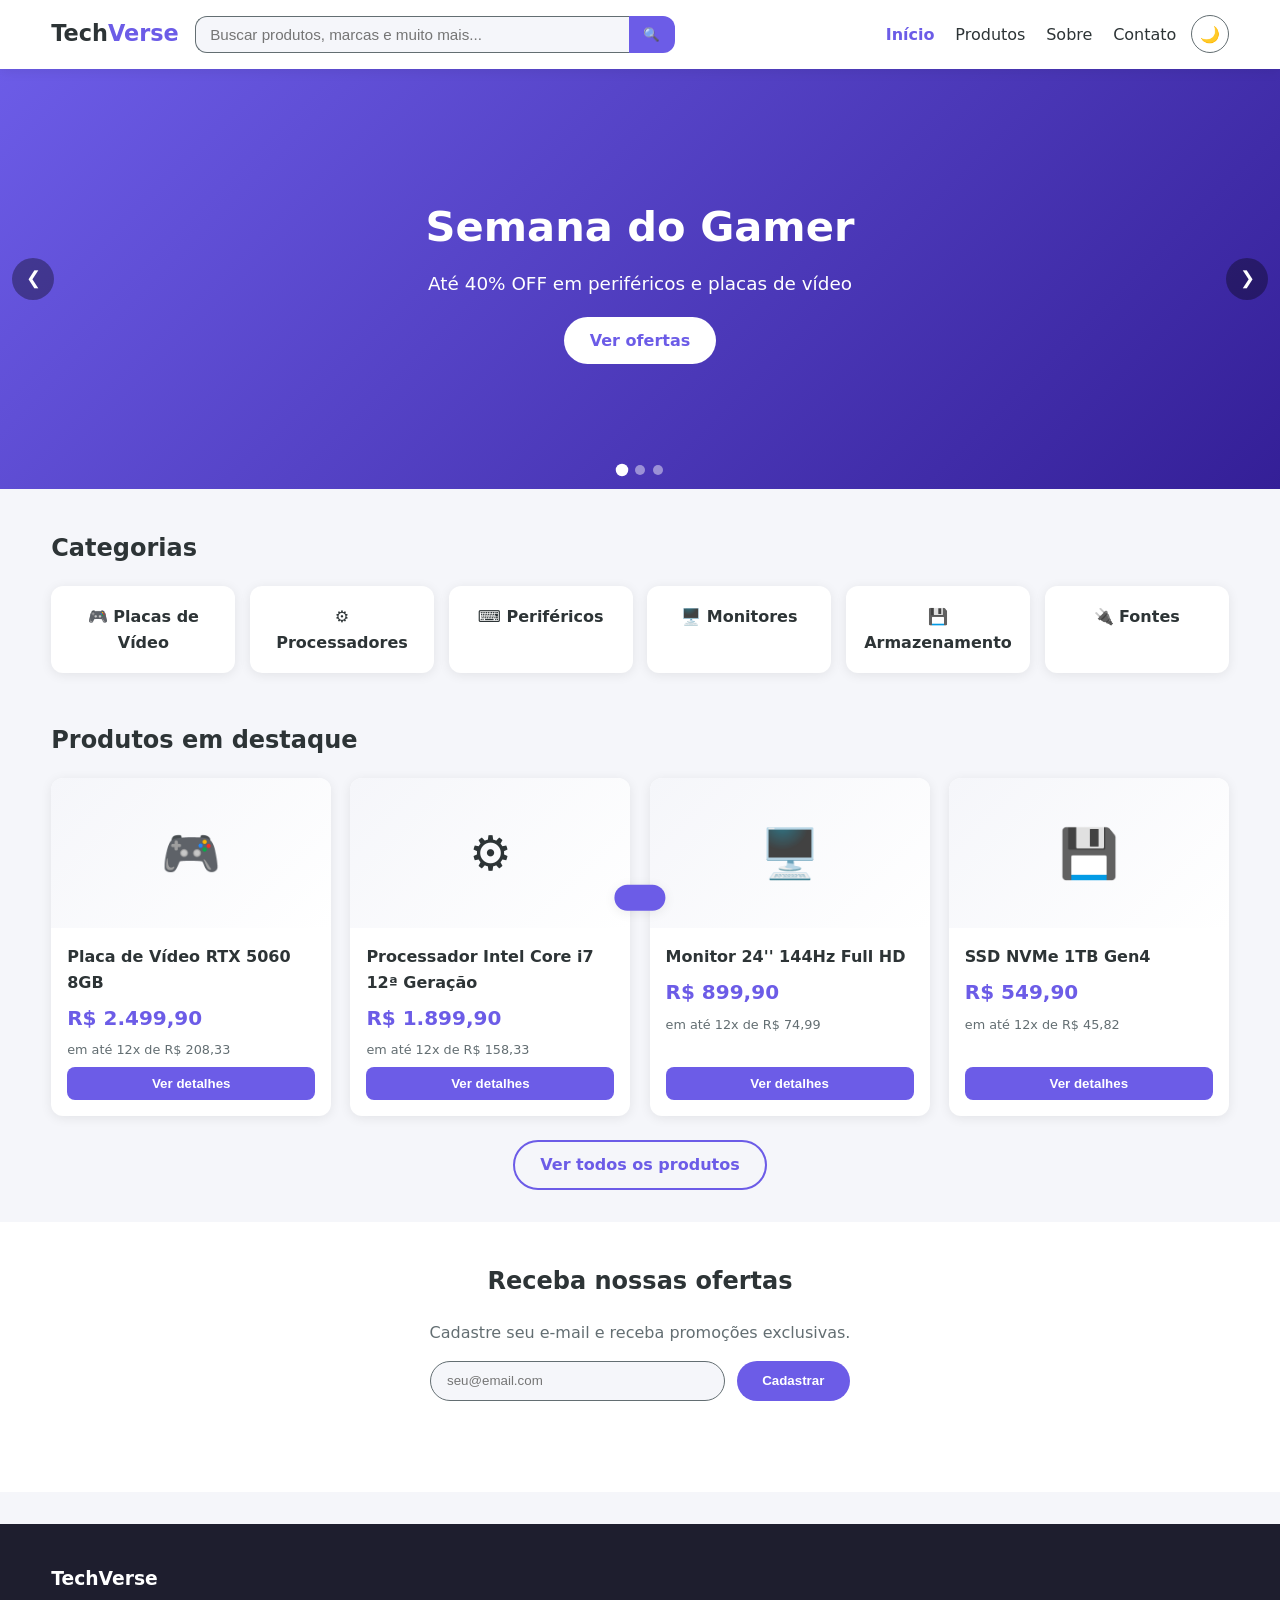
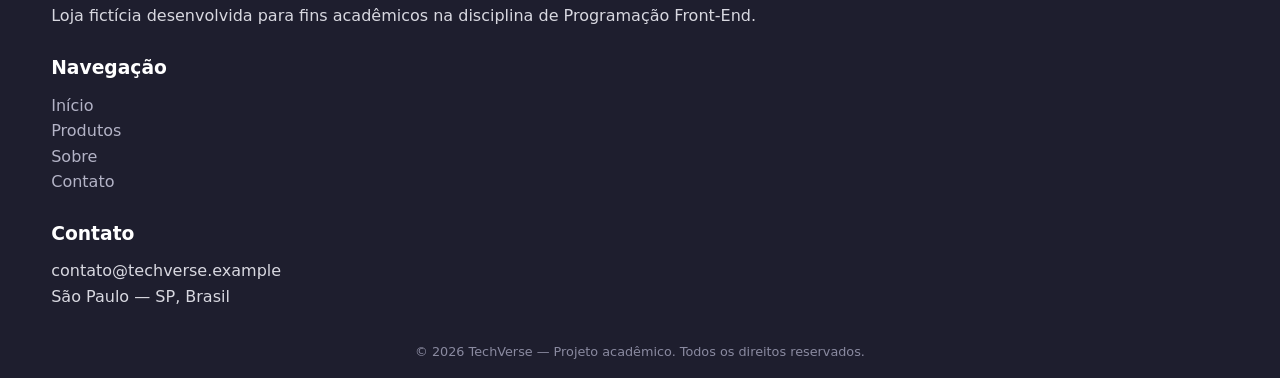
<file: index.html>
<!DOCTYPE html>
<html lang="pt-BR">
<head>
  <meta charset="UTF-8">
  <meta name="viewport" content="width=device-width, initial-scale=1.0">

  <title>TechVerse | Loja de Eletrônicos e Periféricos</title>
  <meta name="description" content="TechVerse — loja virtual de eletrônicos e periféricos com as melhores ofertas em placas de vídeo, processadores, monitores e mais.">
  <meta name="keywords" content="loja de informática, periféricos, placa de vídeo, processador, monitor, hardware">
  <meta name="author" content="TechVerse">

  <meta property="og:title" content="TechVerse | Loja de Eletrônicos e Periféricos">
  <meta property="og:description" content="As melhores ofertas em hardware e periféricos.">
  <meta property="og:type" content="website">
  <meta property="og:locale" content="pt_BR">

  <link rel="stylesheet" href="css/styles.css">
</head>
<body>

  <header class="site-header">
    <div class="container header-inner">
      <a href="index.html" class="logo" aria-label="Página inicial TechVerse">
        Tech<span>Verse</span>
      </a>

      <form class="search-bar" role="search" id="searchForm">
        <input type="search" id="searchInput" placeholder="Buscar produtos, marcas e muito mais..." aria-label="Buscar produtos">
        <button type="submit" aria-label="Buscar">🔍</button>
      </form>

      <button class="menu-toggle" id="menuToggle" aria-label="Abrir menu" aria-expanded="false">
        <span></span><span></span><span></span>
      </button>

      <nav class="main-nav" id="mainNav" aria-label="Navegação principal">
        <ul>
          <li><a href="index.html" aria-current="page">Início</a></li>
          <li><a href="produtos.html">Produtos</a></li>
          <li><a href="sobre.html">Sobre</a></li>
          <li><a href="contato.html">Contato</a></li>
          <li><button id="themeToggle" class="theme-toggle" aria-label="Alternar tema claro/escuro">🌙</button></li>
        </ul>
      </nav>
    </div>
  </header>

  <main>

    <!-- carrossel de ofertas -->
    <section class="hero" id="ofertas" aria-label="Ofertas em destaque">
      <div class="carousel" id="carousel">
        <div class="carousel-track" id="carouselTrack">
          <article class="slide slide-1">
            <div class="slide-content">
              <h1>Semana do Gamer</h1>
              <p>Até 40% OFF em periféricos e placas de vídeo</p>
              <a href="produtos.html" class="btn">Ver ofertas</a>
            </div>
          </article>
          <article class="slide slide-2">
            <div class="slide-content">
              <h2>Frete grátis acima de R$ 199</h2>
              <p>Para todo o Brasil em produtos selecionados</p>
              <a href="produtos.html" class="btn">Aproveitar</a>
            </div>
          </article>
          <article class="slide slide-3">
            <div class="slide-content">
              <h2>Lançamento: linha RTX 50</h2>
              <p>Em até 12x sem juros no cartão</p>
              <a href="produtos.html?categoria=gpu" class="btn">Conferir</a>
            </div>
          </article>
        </div>
        <button class="carousel-btn prev" id="prevBtn" aria-label="Slide anterior">&#10094;</button>
        <button class="carousel-btn next" id="nextBtn" aria-label="Próximo slide">&#10095;</button>
        <div class="carousel-dots" id="carouselDots" role="tablist"></div>
      </div>
    </section>

    <section class="categories container" id="categorias" aria-labelledby="categoriasTitle">
      <h2 id="categoriasTitle">Categorias</h2>
      <div class="categories-grid">
        <a href="produtos.html?categoria=gpu" class="category-card">🎮 Placas de Vídeo</a>
        <a href="produtos.html?categoria=cpu" class="category-card">⚙️ Processadores</a>
        <a href="produtos.html?categoria=periferico" class="category-card">⌨️ Periféricos</a>
        <a href="produtos.html?categoria=monitor" class="category-card">🖥️ Monitores</a>
        <a href="produtos.html?categoria=armazenamento" class="category-card">💾 Armazenamento</a>
        <a href="produtos.html?categoria=fonte" class="category-card">🔌 Fontes</a>
      </div>
    </section>

    <section class="products container" aria-labelledby="destaquesTitle">
      <h2 id="destaquesTitle">Produtos em destaque</h2>
      <div class="products-grid" id="featuredGrid">
        <!-- cards preenchidos pelo script.js -->
      </div>
      <p class="see-all">
        <a href="produtos.html" class="btn btn-outline">Ver todos os produtos</a>
      </p>
    </section>

    <section class="newsletter" aria-labelledby="newsTitle">
      <div class="container">
        <h2 id="newsTitle">Receba nossas ofertas</h2>
        <p>Cadastre seu e-mail e receba promoções exclusivas.</p>
        <form id="newsletterForm" class="newsletter-form" novalidate>
          <input type="email" id="newsletterEmail" placeholder="seu@email.com" aria-label="Seu e-mail" required>
          <button type="submit" class="btn">Cadastrar</button>
        </form>
        <p class="form-feedback" id="formFeedback" role="status" aria-live="polite"></p>
      </div>
    </section>

  </main>

  <footer class="site-footer">
    <div class="container footer-grid">
      <section aria-labelledby="footerSobre">
        <h3 id="footerSobre">TechVerse</h3>
        <p>Loja fictícia desenvolvida para fins acadêmicos na disciplina de Programação Front-End.</p>
      </section>
      <section aria-labelledby="footerLinks">
        <h3 id="footerLinks">Navegação</h3>
        <ul>
          <li><a href="index.html">Início</a></li>
          <li><a href="produtos.html">Produtos</a></li>
          <li><a href="sobre.html">Sobre</a></li>
          <li><a href="contato.html">Contato</a></li>
        </ul>
      </section>
      <section aria-labelledby="footerContato">
        <h3 id="footerContato">Contato</h3>
        <address>
          <p>contato@techverse.example</p>
          <p>São Paulo — SP, Brasil</p>
        </address>
      </section>
    </div>
    <p class="copyright">&copy; 2026 TechVerse — Projeto acadêmico. Todos os direitos reservados.</p>
  </footer>

  <!-- modal de detalhes do produto -->
  <div class="modal" id="productModal" role="dialog" aria-modal="true" aria-labelledby="modalTitle" hidden>
    <div class="modal-content">
      <button class="modal-close" id="modalClose" aria-label="Fechar">&times;</button>
      <h3 id="modalTitle"></h3>
      <p id="modalDescription"></p>
      <p class="modal-price" id="modalPrice"></p>
      <button class="btn" id="modalBuy">Adicionar ao carrinho</button>
    </div>
  </div>

  <div class="toast" id="toast" role="status" aria-live="polite"></div>

  <script src="js/script.js" defer></script>
</body>
</html>
</file>
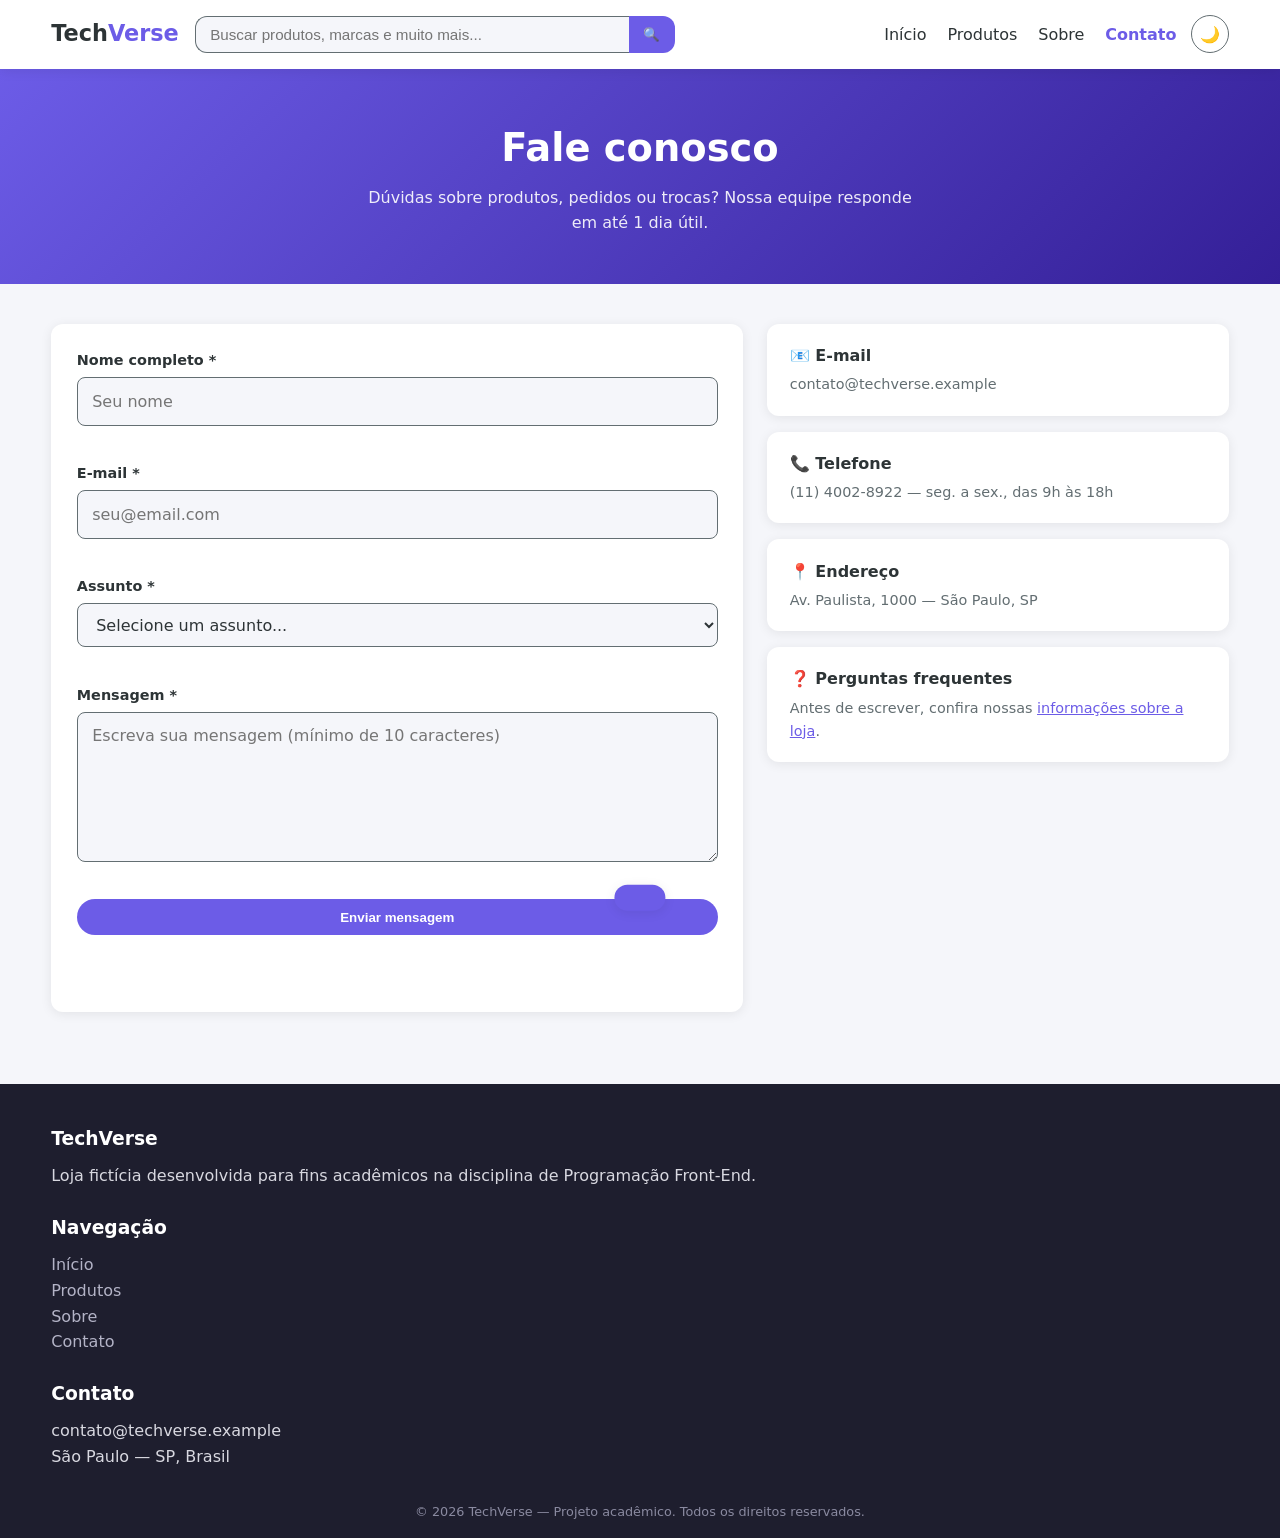
<file: contato.html>
<!DOCTYPE html>
<html lang="pt-BR">
<head>
  <meta charset="UTF-8">
  <meta name="viewport" content="width=device-width, initial-scale=1.0">

  <title>Contato | TechVerse</title>
  <meta name="description" content="Fale com a TechVerse: tire dúvidas sobre produtos, pedidos e trocas pelo nosso formulário de contato. Respondemos em até 1 dia útil.">
  <meta name="keywords" content="contato, atendimento, suporte, fale conosco, techverse">
  <meta name="author" content="TechVerse">

  <meta property="og:title" content="Contato | TechVerse">
  <meta property="og:description" content="Fale com a nossa equipe de atendimento.">
  <meta property="og:type" content="website">
  <meta property="og:locale" content="pt_BR">

  <link rel="stylesheet" href="css/styles.css">
</head>
<body>

  <header class="site-header">
    <div class="container header-inner">
      <a href="index.html" class="logo" aria-label="Página inicial TechVerse">
        Tech<span>Verse</span>
      </a>

      <form class="search-bar" role="search" id="searchForm">
        <input type="search" id="searchInput" placeholder="Buscar produtos, marcas e muito mais..." aria-label="Buscar produtos">
        <button type="submit" aria-label="Buscar">🔍</button>
      </form>

      <button class="menu-toggle" id="menuToggle" aria-label="Abrir menu" aria-expanded="false">
        <span></span><span></span><span></span>
      </button>

      <nav class="main-nav" id="mainNav" aria-label="Navegação principal">
        <ul>
          <li><a href="index.html">Início</a></li>
          <li><a href="produtos.html">Produtos</a></li>
          <li><a href="sobre.html">Sobre</a></li>
          <li><a href="contato.html" aria-current="page">Contato</a></li>
          <li><button id="themeToggle" class="theme-toggle" aria-label="Alternar tema claro/escuro">🌙</button></li>
        </ul>
      </nav>
    </div>
  </header>

  <main>

    <section class="page-hero" aria-labelledby="pageTitle">
      <div class="container">
        <h1 id="pageTitle">Fale conosco</h1>
        <p>Dúvidas sobre produtos, pedidos ou trocas? Nossa equipe responde em até 1 dia útil.</p>
      </div>
    </section>

    <section class="contact container" aria-labelledby="contatoTitle">
      <h2 id="contatoTitle" class="visually-hidden">Formulário e canais de contato</h2>

      <div class="contact-grid">

        <!-- formulário validado no script.js -->
        <form id="contactForm" class="contact-form" novalidate>
          <div class="form-field">
            <label for="contactName">Nome completo *</label>
            <input type="text" id="contactName" name="nome" placeholder="Seu nome" required minlength="3" autocomplete="name">
            <span class="field-error" id="contactNameError" aria-live="polite"></span>
          </div>

          <div class="form-field">
            <label for="contactEmail">E-mail *</label>
            <input type="email" id="contactEmail" name="email" placeholder="seu@email.com" required autocomplete="email">
            <span class="field-error" id="contactEmailError" aria-live="polite"></span>
          </div>

          <div class="form-field">
            <label for="contactSubject">Assunto *</label>
            <select id="contactSubject" name="assunto" required>
              <option value="">Selecione um assunto...</option>
              <option value="duvida">Dúvida sobre produto</option>
              <option value="pedido">Acompanhamento de pedido</option>
              <option value="troca">Troca ou devolução</option>
              <option value="outro">Outro assunto</option>
            </select>
            <span class="field-error" id="contactSubjectError" aria-live="polite"></span>
          </div>

          <div class="form-field">
            <label for="contactMessage">Mensagem *</label>
            <textarea id="contactMessage" name="mensagem" rows="5" placeholder="Escreva sua mensagem (mínimo de 10 caracteres)" required minlength="10"></textarea>
            <span class="field-error" id="contactMessageError" aria-live="polite"></span>
          </div>

          <button type="submit" class="btn btn-primary">Enviar mensagem</button>
          <p class="form-feedback" id="contactFeedback" role="status" aria-live="polite"></p>
        </form>

        <aside class="contact-info" aria-label="Outros canais de atendimento">
          <article class="contact-card">
            <h3>📧 E-mail</h3>
            <p>contato@techverse.example</p>
          </article>
          <article class="contact-card">
            <h3>📞 Telefone</h3>
            <p>(11) 4002-8922 — seg. a sex., das 9h às 18h</p>
          </article>
          <article class="contact-card">
            <h3>📍 Endereço</h3>
            <address>
              <p>Av. Paulista, 1000 — São Paulo, SP</p>
            </address>
          </article>
          <article class="contact-card">
            <h3>❓ Perguntas frequentes</h3>
            <p>Antes de escrever, confira nossas <a href="sobre.html">informações sobre a loja</a>.</p>
          </article>
        </aside>

      </div>
    </section>

  </main>

  <footer class="site-footer">
    <div class="container footer-grid">
      <section aria-labelledby="footerSobre">
        <h3 id="footerSobre">TechVerse</h3>
        <p>Loja fictícia desenvolvida para fins acadêmicos na disciplina de Programação Front-End.</p>
      </section>
      <section aria-labelledby="footerLinks">
        <h3 id="footerLinks">Navegação</h3>
        <ul>
          <li><a href="index.html">Início</a></li>
          <li><a href="produtos.html">Produtos</a></li>
          <li><a href="sobre.html">Sobre</a></li>
          <li><a href="contato.html">Contato</a></li>
        </ul>
      </section>
      <section aria-labelledby="footerContato">
        <h3 id="footerContato">Contato</h3>
        <address>
          <p>contato@techverse.example</p>
          <p>São Paulo — SP, Brasil</p>
        </address>
      </section>
    </div>
    <p class="copyright">&copy; 2026 TechVerse — Projeto acadêmico. Todos os direitos reservados.</p>
  </footer>

  <div class="toast" id="toast" role="status" aria-live="polite"></div>

  <script src="js/script.js" defer></script>
</body>
</html>
</file>
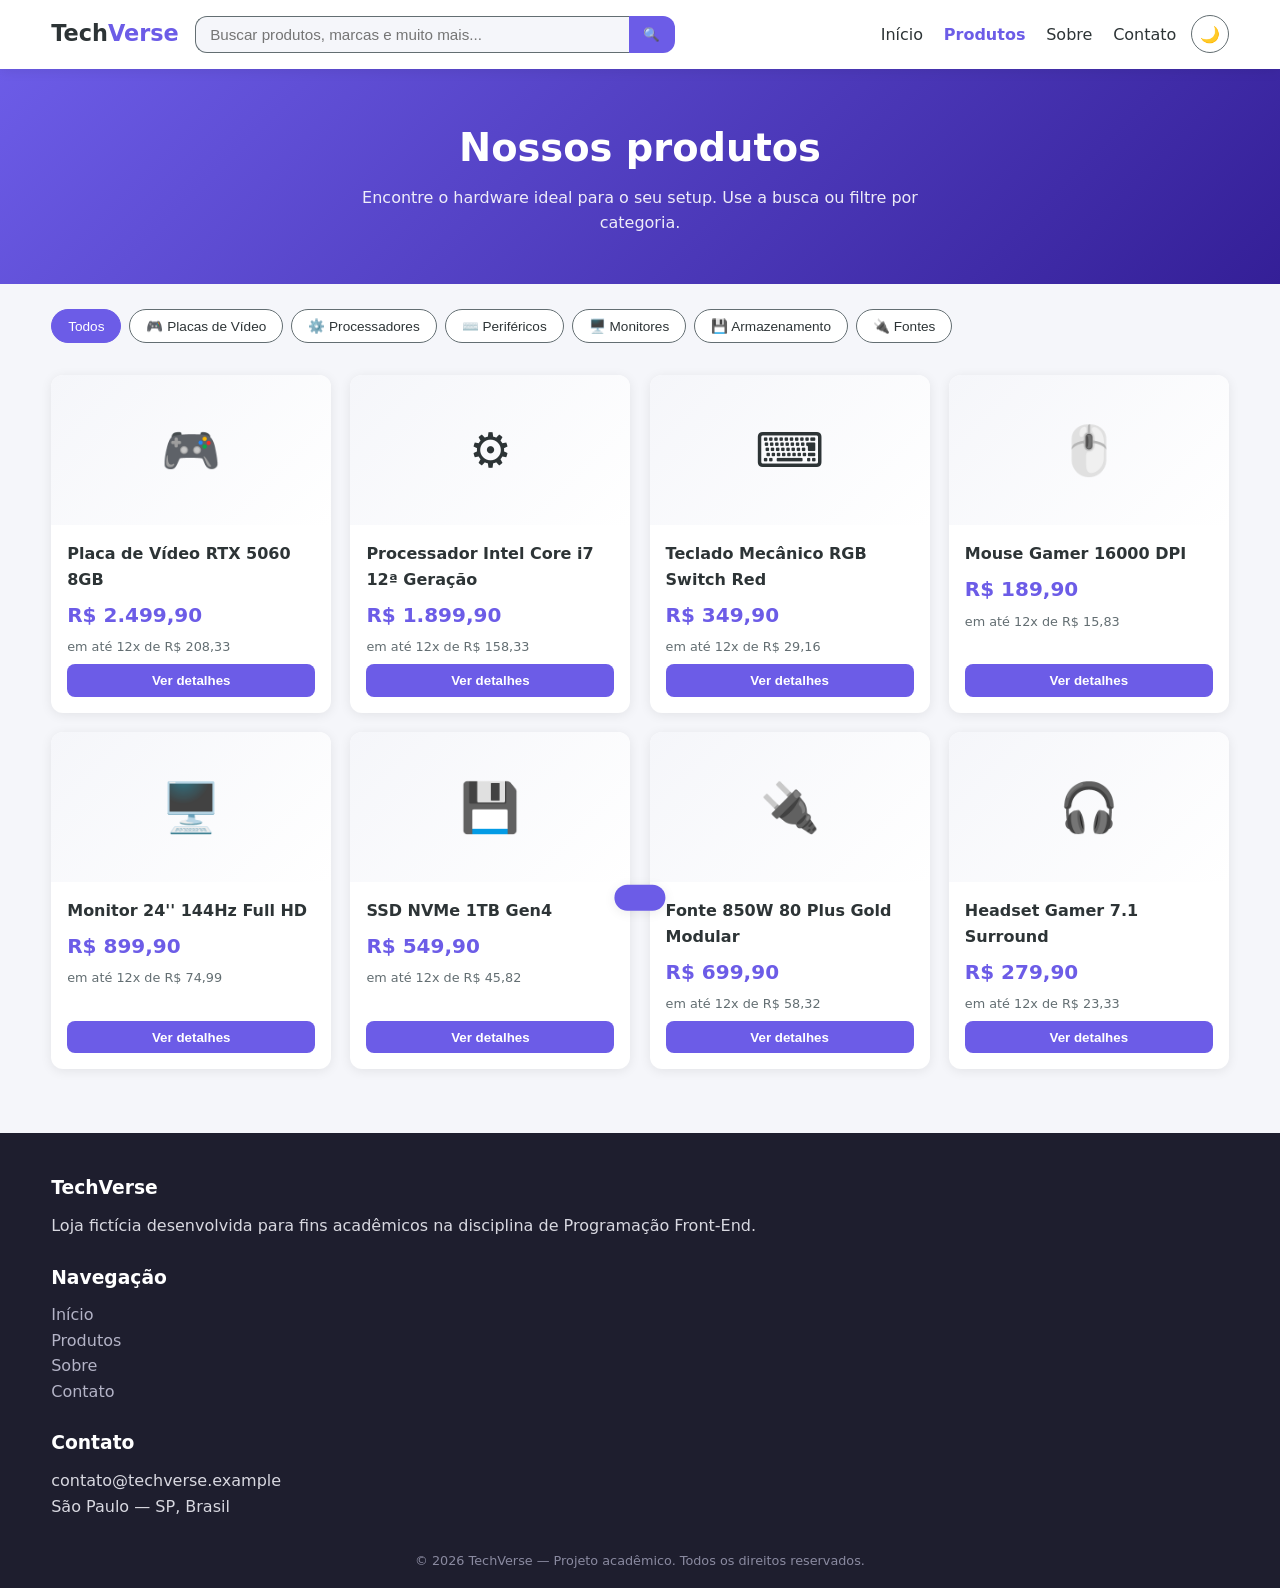
<file: produtos.html>
<!DOCTYPE html>
<html lang="pt-BR">
<head>
  <meta charset="UTF-8">
  <meta name="viewport" content="width=device-width, initial-scale=1.0">

  <title>Produtos | TechVerse</title>
  <meta name="description" content="Catálogo completo da TechVerse: placas de vídeo, processadores, periféricos, monitores, armazenamento e fontes com os melhores preços.">
  <meta name="keywords" content="catálogo, hardware, placa de vídeo, processador, teclado mecânico, mouse gamer, SSD">
  <meta name="author" content="TechVerse">

  <meta property="og:title" content="Produtos | TechVerse">
  <meta property="og:description" content="Catálogo completo de hardware e periféricos.">
  <meta property="og:type" content="website">
  <meta property="og:locale" content="pt_BR">

  <link rel="stylesheet" href="css/styles.css">
</head>
<body>

  <header class="site-header">
    <div class="container header-inner">
      <a href="index.html" class="logo" aria-label="Página inicial TechVerse">
        Tech<span>Verse</span>
      </a>

      <form class="search-bar" role="search" id="searchForm">
        <input type="search" id="searchInput" placeholder="Buscar produtos, marcas e muito mais..." aria-label="Buscar produtos">
        <button type="submit" aria-label="Buscar">🔍</button>
      </form>

      <button class="menu-toggle" id="menuToggle" aria-label="Abrir menu" aria-expanded="false">
        <span></span><span></span><span></span>
      </button>

      <nav class="main-nav" id="mainNav" aria-label="Navegação principal">
        <ul>
          <li><a href="index.html">Início</a></li>
          <li><a href="produtos.html" aria-current="page">Produtos</a></li>
          <li><a href="sobre.html">Sobre</a></li>
          <li><a href="contato.html">Contato</a></li>
          <li><button id="themeToggle" class="theme-toggle" aria-label="Alternar tema claro/escuro">🌙</button></li>
        </ul>
      </nav>
    </div>
  </header>

  <main>

    <section class="page-hero" aria-labelledby="pageTitle">
      <div class="container">
        <h1 id="pageTitle">Nossos produtos</h1>
        <p>Encontre o hardware ideal para o seu setup. Use a busca ou filtre por categoria.</p>
      </div>
    </section>

    <section class="filters container" aria-label="Filtros por categoria">
      <div class="filter-buttons" id="filterButtons">
        <button type="button" class="filter-btn active" data-category="todos">Todos</button>
        <button type="button" class="filter-btn" data-category="gpu">🎮 Placas de Vídeo</button>
        <button type="button" class="filter-btn" data-category="cpu">⚙️ Processadores</button>
        <button type="button" class="filter-btn" data-category="periferico">⌨️ Periféricos</button>
        <button type="button" class="filter-btn" data-category="monitor">🖥️ Monitores</button>
        <button type="button" class="filter-btn" data-category="armazenamento">💾 Armazenamento</button>
        <button type="button" class="filter-btn" data-category="fonte">🔌 Fontes</button>
      </div>
    </section>

    <section class="products container" id="produtos" aria-labelledby="produtosTitle">
      <h2 id="produtosTitle" class="visually-hidden">Vitrine de produtos</h2>
      <div class="products-grid" id="productsGrid">
        <!-- cards preenchidos pelo script.js -->
      </div>
    </section>

  </main>

  <footer class="site-footer">
    <div class="container footer-grid">
      <section aria-labelledby="footerSobre">
        <h3 id="footerSobre">TechVerse</h3>
        <p>Loja fictícia desenvolvida para fins acadêmicos na disciplina de Programação Front-End.</p>
      </section>
      <section aria-labelledby="footerLinks">
        <h3 id="footerLinks">Navegação</h3>
        <ul>
          <li><a href="index.html">Início</a></li>
          <li><a href="produtos.html">Produtos</a></li>
          <li><a href="sobre.html">Sobre</a></li>
          <li><a href="contato.html">Contato</a></li>
        </ul>
      </section>
      <section aria-labelledby="footerContato">
        <h3 id="footerContato">Contato</h3>
        <address>
          <p>contato@techverse.example</p>
          <p>São Paulo — SP, Brasil</p>
        </address>
      </section>
    </div>
    <p class="copyright">&copy; 2026 TechVerse — Projeto acadêmico. Todos os direitos reservados.</p>
  </footer>

  <div class="modal" id="productModal" role="dialog" aria-modal="true" aria-labelledby="modalTitle" hidden>
    <div class="modal-content">
      <button class="modal-close" id="modalClose" aria-label="Fechar">&times;</button>
      <h3 id="modalTitle"></h3>
      <p id="modalDescription"></p>
      <p class="modal-price" id="modalPrice"></p>
      <button class="btn" id="modalBuy">Adicionar ao carrinho</button>
    </div>
  </div>

  <div class="toast" id="toast" role="status" aria-live="polite"></div>

  <script src="js/script.js" defer></script>
</body>
</html>
</file>
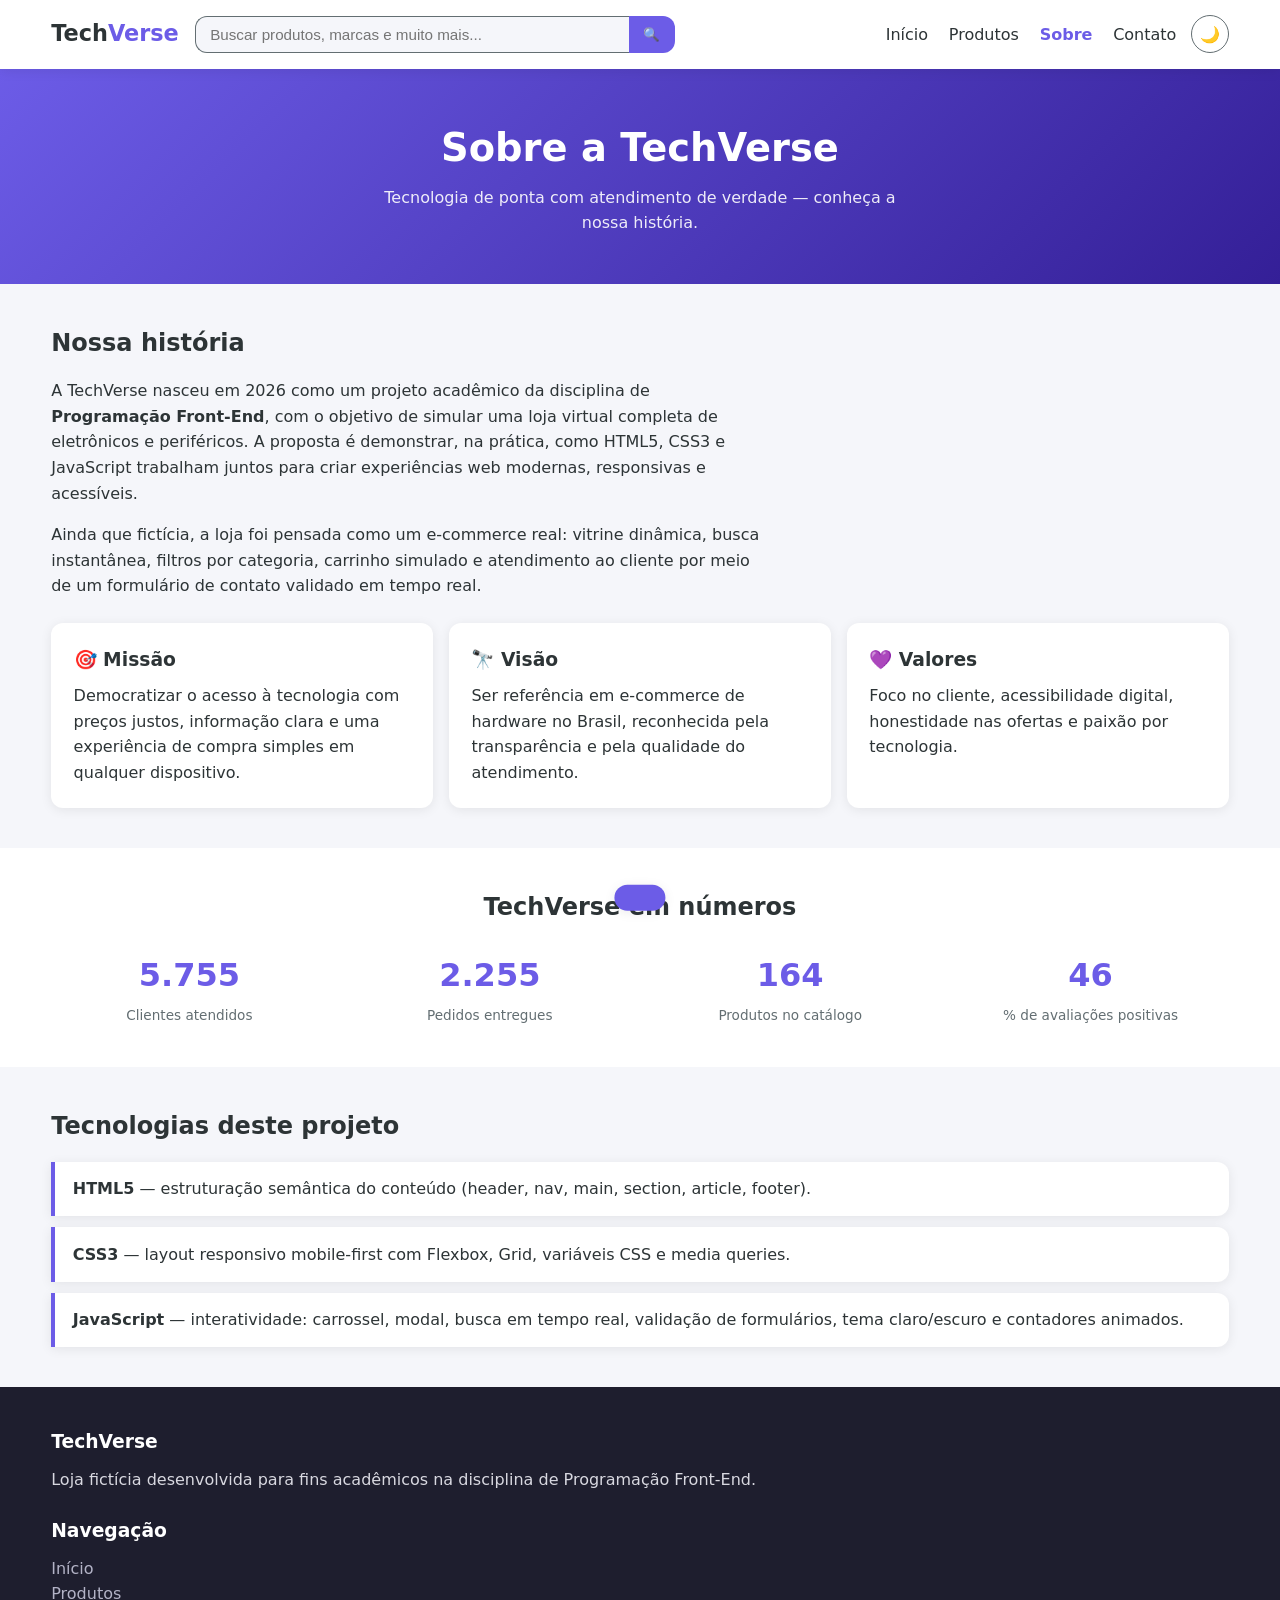
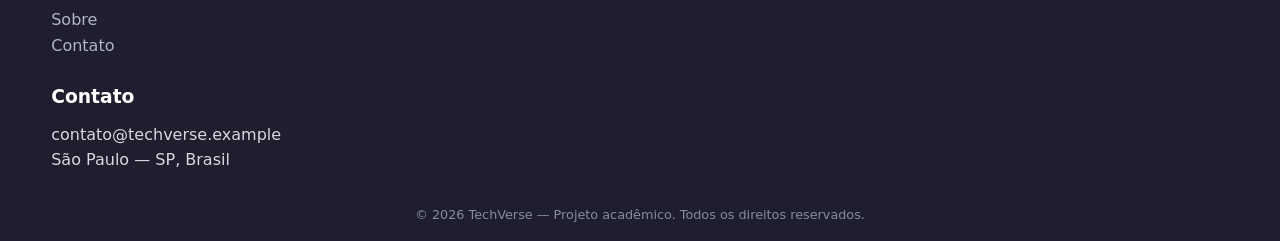
<file: sobre.html>
<!DOCTYPE html>
<html lang="pt-BR">
<head>
  <meta charset="UTF-8">
  <meta name="viewport" content="width=device-width, initial-scale=1.0">

  <title>Sobre a TechVerse | Quem somos</title>
  <meta name="description" content="Conheça a TechVerse: nossa história, missão e valores. Loja virtual de tecnologia criada como projeto acadêmico de Programação Front-End.">
  <meta name="keywords" content="sobre, techverse, loja de tecnologia, missão, valores">
  <meta name="author" content="TechVerse">

  <meta property="og:title" content="Sobre a TechVerse | Quem somos">
  <meta property="og:description" content="Nossa história, missão e valores.">
  <meta property="og:type" content="website">
  <meta property="og:locale" content="pt_BR">

  <link rel="stylesheet" href="css/styles.css">
</head>
<body>

  <header class="site-header">
    <div class="container header-inner">
      <a href="index.html" class="logo" aria-label="Página inicial TechVerse">
        Tech<span>Verse</span>
      </a>

      <form class="search-bar" role="search" id="searchForm">
        <input type="search" id="searchInput" placeholder="Buscar produtos, marcas e muito mais..." aria-label="Buscar produtos">
        <button type="submit" aria-label="Buscar">🔍</button>
      </form>

      <button class="menu-toggle" id="menuToggle" aria-label="Abrir menu" aria-expanded="false">
        <span></span><span></span><span></span>
      </button>

      <nav class="main-nav" id="mainNav" aria-label="Navegação principal">
        <ul>
          <li><a href="index.html">Início</a></li>
          <li><a href="produtos.html">Produtos</a></li>
          <li><a href="sobre.html" aria-current="page">Sobre</a></li>
          <li><a href="contato.html">Contato</a></li>
          <li><button id="themeToggle" class="theme-toggle" aria-label="Alternar tema claro/escuro">🌙</button></li>
        </ul>
      </nav>
    </div>
  </header>

  <main>

    <section class="page-hero" aria-labelledby="pageTitle">
      <div class="container">
        <h1 id="pageTitle">Sobre a TechVerse</h1>
        <p>Tecnologia de ponta com atendimento de verdade — conheça a nossa história.</p>
      </div>
    </section>

    <section class="about container" aria-labelledby="historiaTitle">
      <article class="about-text">
        <h2 id="historiaTitle">Nossa história</h2>
        <p>
          A TechVerse nasceu em 2026 como um projeto acadêmico da disciplina de
          <strong>Programação Front-End</strong>, com o objetivo de simular uma loja virtual
          completa de eletrônicos e periféricos. A proposta é demonstrar, na prática, como
          HTML5, CSS3 e JavaScript trabalham juntos para criar experiências web modernas,
          responsivas e acessíveis.
        </p>
        <p>
          Ainda que fictícia, a loja foi pensada como um e-commerce real: vitrine dinâmica,
          busca instantânea, filtros por categoria, carrinho simulado e atendimento ao cliente
          por meio de um formulário de contato validado em tempo real.
        </p>
      </article>

      <div class="about-cards">
        <article class="about-card">
          <h3>🎯 Missão</h3>
          <p>Democratizar o acesso à tecnologia com preços justos, informação clara e uma experiência de compra simples em qualquer dispositivo.</p>
        </article>
        <article class="about-card">
          <h3>🔭 Visão</h3>
          <p>Ser referência em e-commerce de hardware no Brasil, reconhecida pela transparência e pela qualidade do atendimento.</p>
        </article>
        <article class="about-card">
          <h3>💜 Valores</h3>
          <p>Foco no cliente, acessibilidade digital, honestidade nas ofertas e paixão por tecnologia.</p>
        </article>
      </div>
    </section>

    <!-- contadores animados -->
    <section class="stats" aria-labelledby="statsTitle">
      <div class="container">
        <h2 id="statsTitle">TechVerse em números</h2>
        <div class="stats-grid">
          <div class="stat">
            <span class="stat-number" data-target="12000">0</span>
            <span class="stat-label">Clientes atendidos</span>
          </div>
          <div class="stat">
            <span class="stat-number" data-target="4800">0</span>
            <span class="stat-label">Pedidos entregues</span>
          </div>
          <div class="stat">
            <span class="stat-number" data-target="350">0</span>
            <span class="stat-label">Produtos no catálogo</span>
          </div>
          <div class="stat">
            <span class="stat-number" data-target="98">0</span>
            <span class="stat-label">% de avaliações positivas</span>
          </div>
        </div>
      </div>
    </section>

    <section class="about container" aria-labelledby="techTitle">
      <article class="about-text">
        <h2 id="techTitle">Tecnologias deste projeto</h2>
        <ul class="tech-list">
          <li><strong>HTML5</strong> — estruturação semântica do conteúdo (header, nav, main, section, article, footer).</li>
          <li><strong>CSS3</strong> — layout responsivo mobile-first com Flexbox, Grid, variáveis CSS e media queries.</li>
          <li><strong>JavaScript</strong> — interatividade: carrossel, modal, busca em tempo real, validação de formulários, tema claro/escuro e contadores animados.</li>
        </ul>
      </article>
    </section>

  </main>

  <footer class="site-footer">
    <div class="container footer-grid">
      <section aria-labelledby="footerSobre">
        <h3 id="footerSobre">TechVerse</h3>
        <p>Loja fictícia desenvolvida para fins acadêmicos na disciplina de Programação Front-End.</p>
      </section>
      <section aria-labelledby="footerLinks">
        <h3 id="footerLinks">Navegação</h3>
        <ul>
          <li><a href="index.html">Início</a></li>
          <li><a href="produtos.html">Produtos</a></li>
          <li><a href="sobre.html">Sobre</a></li>
          <li><a href="contato.html">Contato</a></li>
        </ul>
      </section>
      <section aria-labelledby="footerContato">
        <h3 id="footerContato">Contato</h3>
        <address>
          <p>contato@techverse.example</p>
          <p>São Paulo — SP, Brasil</p>
        </address>
      </section>
    </div>
    <p class="copyright">&copy; 2026 TechVerse — Projeto acadêmico. Todos os direitos reservados.</p>
  </footer>

  <div class="toast" id="toast" role="status" aria-live="polite"></div>

  <script src="js/script.js" defer></script>
</body>
</html>
</file>
<file: css/styles.css>
/* cores e variáveis do tema */
:root {
  --color-primary: #6c5ce7;
  --color-primary-dark: #5345c4;
  --color-accent: #00cec9;
  --color-bg: #f5f6fa;
  --color-surface: #ffffff;
  --color-text: #2d3436;
  --color-text-muted: #636e72;
  --shadow: 0 2px 12px rgba(0, 0, 0, 0.08);
  --radius: 12px;
  --transition: 0.25s ease;
}

/* tema escuro */
body.dark-theme {
  --color-bg: #161821;
  --color-surface: #1f2230;
  --color-text: #eaeaea;
  --color-text-muted: #9aa0b0;
  --shadow: 0 2px 12px rgba(0, 0, 0, 0.45);
}

/* reset */
*,
*::before,
*::after {
  margin: 0;
  padding: 0;
  box-sizing: border-box;
}

html {
  scroll-behavior: smooth;
}

body {
  font-family: "Segoe UI", system-ui, -apple-system, sans-serif;
  background-color: var(--color-bg);
  color: var(--color-text);
  line-height: 1.6;
  transition: background-color var(--transition), color var(--transition);
}

img {
  max-width: 100%;
  display: block;
}

.container {
  width: min(1200px, 92%);
  margin-inline: auto;
}

/* cabeçalho */
.site-header {
  position: sticky;
  top: 0;
  z-index: 100;
  background-color: var(--color-surface);
  box-shadow: var(--shadow);
}

.header-inner {
  display: flex;
  align-items: center;
  gap: 1rem;
  padding: 0.75rem 0;
  flex-wrap: wrap;
}

.logo {
  font-size: 1.4rem;
  font-weight: 800;
  text-decoration: none;
  color: var(--color-text);
}

.logo span {
  color: var(--color-primary);
}

/* barra de busca */
.search-bar {
  display: flex;
  flex: 1;
  min-width: 150px;
  order: 3;
  width: 100%;
}

.search-bar input {
  flex: 1;
  padding: 0.55rem 0.9rem;
  border: 1px solid var(--color-text-muted);
  border-right: none;
  border-radius: var(--radius) 0 0 var(--radius);
  background: var(--color-bg);
  color: var(--color-text);
  font-size: 0.95rem;
}

.search-bar button {
  padding: 0 0.9rem;
  border: none;
  border-radius: 0 var(--radius) var(--radius) 0;
  background: var(--color-primary);
  color: #fff;
  cursor: pointer;
  transition: background var(--transition);
}

.search-bar button:hover {
  background: var(--color-primary-dark);
}

/* botão hambúrguer */
.menu-toggle {
  display: flex;
  flex-direction: column;
  gap: 5px;
  margin-left: auto;
  background: none;
  border: none;
  cursor: pointer;
  padding: 6px;
}

.menu-toggle span {
  width: 26px;
  height: 3px;
  background: var(--color-text);
  border-radius: 2px;
  transition: transform var(--transition), opacity var(--transition);
}

.menu-toggle.open span:nth-child(1) {
  transform: translateY(8px) rotate(45deg);
}
.menu-toggle.open span:nth-child(2) {
  opacity: 0;
}
.menu-toggle.open span:nth-child(3) {
  transform: translateY(-8px) rotate(-45deg);
}

/* navegação */
.main-nav {
  display: none;
  width: 100%;
  order: 4;
}

.main-nav.open {
  display: block;
}

.main-nav ul {
  list-style: none;
  display: flex;
  flex-direction: column;
  gap: 0.25rem;
  padding-bottom: 0.75rem;
}

.main-nav a {
  display: block;
  padding: 0.6rem 0.4rem;
  text-decoration: none;
  color: var(--color-text);
  border-radius: 8px;
  transition: background var(--transition), color var(--transition);
}

.main-nav a:hover {
  background: var(--color-bg);
  color: var(--color-primary);
}

.theme-toggle {
  background: none;
  border: 1px solid var(--color-text-muted);
  border-radius: 50%;
  width: 38px;
  height: 38px;
  cursor: pointer;
  font-size: 1rem;
}

/* carrossel */
.carousel {
  position: relative;
  overflow: hidden;
}

.carousel-track {
  display: flex;
  transition: transform 0.5s ease;
}

.slide {
  min-width: 100%;
  min-height: 320px;
  display: flex;
  align-items: center;
  justify-content: center;
  text-align: center;
  color: #fff;
  padding: 2rem 1rem;
}

.slide-1 { background: linear-gradient(135deg, #6c5ce7, #341f97); }
.slide-2 { background: linear-gradient(135deg, #00cec9, #0984e3); }
.slide-3 { background: linear-gradient(135deg, #e84393, #6c5ce7); }

.slide-content h1,
.slide-content h2 {
  font-size: clamp(1.6rem, 4vw, 2.6rem);
  margin-bottom: 0.5rem;
}

.slide-content p {
  margin-bottom: 1.2rem;
  font-size: clamp(0.95rem, 2vw, 1.15rem);
}

.btn {
  display: inline-block;
  padding: 0.65rem 1.6rem;
  background: #fff;
  color: var(--color-primary);
  border: none;
  border-radius: 999px;
  font-weight: 700;
  text-decoration: none;
  cursor: pointer;
  transition: transform var(--transition), box-shadow var(--transition);
}

.btn:hover {
  transform: translateY(-2px);
  box-shadow: 0 6px 18px rgba(0, 0, 0, 0.25);
}

.carousel-btn {
  position: absolute;
  top: 50%;
  transform: translateY(-50%);
  background: rgba(0, 0, 0, 0.35);
  color: #fff;
  border: none;
  width: 42px;
  height: 42px;
  border-radius: 50%;
  font-size: 1.1rem;
  cursor: pointer;
  transition: background var(--transition);
}

.carousel-btn:hover {
  background: rgba(0, 0, 0, 0.6);
}

.carousel-btn.prev { left: 12px; }
.carousel-btn.next { right: 12px; }

.carousel-dots {
  position: absolute;
  bottom: 14px;
  left: 50%;
  transform: translateX(-50%);
  display: flex;
  gap: 8px;
}

.carousel-dots button {
  width: 10px;
  height: 10px;
  border-radius: 50%;
  border: none;
  background: rgba(255, 255, 255, 0.45);
  cursor: pointer;
  transition: background var(--transition), transform var(--transition);
}

.carousel-dots button.active {
  background: #fff;
  transform: scale(1.25);
}

/* categorias */
.categories {
  padding: 2.5rem 0 1rem;
}

.categories h2,
.products h2,
.newsletter h2 {
  font-size: 1.5rem;
  margin-bottom: 1.2rem;
}

.categories-grid {
  display: grid;
  grid-template-columns: repeat(2, 1fr);
  gap: 0.9rem;
}

.category-card {
  background: var(--color-surface);
  padding: 1.1rem;
  border-radius: var(--radius);
  box-shadow: var(--shadow);
  text-decoration: none;
  color: var(--color-text);
  font-weight: 600;
  text-align: center;
  transition: transform var(--transition), box-shadow var(--transition);
}

.category-card:hover {
  transform: translateY(-4px);
  box-shadow: 0 8px 20px rgba(108, 92, 231, 0.25);
}

/* produtos */
.products {
  padding: 2rem 0;
}

.products-grid {
  display: grid;
  grid-template-columns: 1fr;
  gap: 1.2rem;
}

.product-card {
  background: var(--color-surface);
  border-radius: var(--radius);
  box-shadow: var(--shadow);
  overflow: hidden;
  display: flex;
  flex-direction: column;
  transition: transform var(--transition), box-shadow var(--transition);
}

.product-card:hover {
  transform: translateY(-5px);
  box-shadow: 0 10px 26px rgba(0, 0, 0, 0.15);
}

.product-thumb {
  height: 150px;
  display: flex;
  align-items: center;
  justify-content: center;
  font-size: 3rem;
  background: linear-gradient(135deg, var(--color-bg), var(--color-surface));
}

.product-info {
  padding: 1rem;
  display: flex;
  flex-direction: column;
  gap: 0.4rem;
  flex: 1;
}

.product-info h3 {
  font-size: 1rem;
}

.product-info .price {
  font-size: 1.25rem;
  font-weight: 800;
  color: var(--color-primary);
}

.product-info .installments {
  font-size: 0.8rem;
  color: var(--color-text-muted);
}

.product-info button {
  margin-top: auto;
  padding: 0.55rem;
  border: none;
  border-radius: 8px;
  background: var(--color-primary);
  color: #fff;
  font-weight: 700;
  cursor: pointer;
  transition: background var(--transition);
}

.product-info button:hover {
  background: var(--color-primary-dark);
}

/* newsletter */
.newsletter {
  background: var(--color-surface);
  padding: 2.5rem 0;
  text-align: center;
}

.newsletter p {
  color: var(--color-text-muted);
  margin-bottom: 1rem;
}

.newsletter-form {
  display: flex;
  flex-direction: column;
  gap: 0.7rem;
  max-width: 420px;
  margin-inline: auto;
}

.newsletter-form input {
  padding: 0.7rem 1rem;
  border: 1px solid var(--color-text-muted);
  border-radius: 999px;
  background: var(--color-bg);
  color: var(--color-text);
}

.newsletter .btn {
  background: var(--color-primary);
  color: #fff;
}

.form-feedback {
  margin-top: 0.8rem;
  font-weight: 600;
  min-height: 1.4rem;
}

.form-feedback.success { color: #00b894; }
.form-feedback.error { color: #d63031; }

/* rodapé */
.site-footer {
  background: #1e1e2e;
  color: #d8d8e0;
  padding: 2.5rem 0 1rem;
  margin-top: 2rem;
}

.footer-grid {
  display: grid;
  grid-template-columns: 1fr;
  gap: 1.5rem;
}

.site-footer h3 {
  margin-bottom: 0.6rem;
  color: #fff;
}

.site-footer ul {
  list-style: none;
}

.site-footer a {
  color: #b3b3c6;
  text-decoration: none;
}

.site-footer a:hover {
  color: var(--color-accent);
}

address { font-style: normal; }

.copyright {
  text-align: center;
  margin-top: 2rem;
  font-size: 0.8rem;
  color: #8a8aa0;
}

/* modal */
.modal {
  position: fixed;
  inset: 0;
  background: rgba(0, 0, 0, 0.6);
  display: flex;
  align-items: center;
  justify-content: center;
  z-index: 200;
  padding: 1rem;
}

.modal[hidden] { display: none; }

.modal-content {
  background: var(--color-surface);
  border-radius: var(--radius);
  padding: 2rem;
  max-width: 460px;
  width: 100%;
  position: relative;
  animation: modalIn 0.25s ease;
}

@keyframes modalIn {
  from { opacity: 0; transform: scale(0.92); }
  to { opacity: 1; transform: scale(1); }
}

.modal-close {
  position: absolute;
  top: 10px;
  right: 14px;
  background: none;
  border: none;
  font-size: 1.6rem;
  cursor: pointer;
  color: var(--color-text-muted);
}

.modal-price {
  font-size: 1.5rem;
  font-weight: 800;
  color: var(--color-primary);
  margin: 0.8rem 0;
}

/* toast */
.toast {
  position: fixed;
  bottom: 20px;
  left: 50%;
  transform: translateX(-50%) translateY(120%);
  background: var(--color-primary);
  color: #fff;
  padding: 0.8rem 1.6rem;
  border-radius: 999px;
  font-weight: 600;
  box-shadow: var(--shadow);
  transition: transform 0.3s ease;
  z-index: 300;
}

.toast.show {
  transform: translateX(-50%) translateY(0);
}

/* tablet */
@media (min-width: 600px) {
  .categories-grid {
    grid-template-columns: repeat(3, 1fr);
  }
  .products-grid {
    grid-template-columns: repeat(2, 1fr);
  }
  .newsletter-form {
    flex-direction: row;
  }
  .newsletter-form input { flex: 1; }
}

/* desktop */
@media (min-width: 900px) {
  .header-inner { flex-wrap: nowrap; }

  .search-bar {
    order: 0;
    width: auto;
    max-width: 480px;
  }

  .menu-toggle { display: none; }

  .main-nav {
    display: block;
    width: auto;
    order: 0;
    margin-left: auto;
  }

  .main-nav ul {
    flex-direction: row;
    align-items: center;
    gap: 0.5rem;
    padding-bottom: 0;
  }

  .categories-grid {
    grid-template-columns: repeat(6, 1fr);
  }

  .products-grid {
    grid-template-columns: repeat(4, 1fr);
  }

  .slide { min-height: 420px; }
}

/* só para leitores de tela */
.visually-hidden {
  position: absolute;
  width: 1px;
  height: 1px;
  overflow: hidden;
  clip: rect(0 0 0 0);
  white-space: nowrap;
}

.main-nav a[aria-current="page"] {
  color: var(--color-primary);
  font-weight: 700;
}

/* banner interno */
.page-hero {
  background: linear-gradient(135deg, var(--color-primary), #341f97);
  color: #fff;
  text-align: center;
  padding: 3rem 1rem;
}

.page-hero h1 {
  font-size: clamp(1.7rem, 4vw, 2.4rem);
  margin-bottom: 0.4rem;
}

.page-hero p {
  opacity: 0.9;
  max-width: 560px;
  margin-inline: auto;
}

.btn-outline {
  background: transparent;
  color: var(--color-primary);
  border: 2px solid var(--color-primary);
}

.btn-primary {
  background: var(--color-primary);
  color: #fff;
}

.btn-primary:hover {
  background: var(--color-primary-dark);
}

.see-all {
  text-align: center;
  margin-top: 1.5rem;
}

.empty-message {
  grid-column: 1 / -1;
  text-align: center;
  color: var(--color-text-muted);
  padding: 2rem 0;
}

/* filtros de categoria */
.filters {
  padding-top: 1.6rem;
}

.filter-buttons {
  display: flex;
  flex-wrap: wrap;
  gap: 0.5rem;
}

.filter-btn {
  padding: 0.5rem 1rem;
  border: 1px solid var(--color-text-muted);
  border-radius: 999px;
  background: var(--color-surface);
  color: var(--color-text);
  cursor: pointer;
  font-size: 0.85rem;
  transition: background var(--transition), color var(--transition), border-color var(--transition);
}

.filter-btn:hover {
  border-color: var(--color-primary);
  color: var(--color-primary);
}

.filter-btn.active {
  background: var(--color-primary);
  border-color: var(--color-primary);
  color: #fff;
}

/* página sobre */
.about {
  padding: 2.5rem 0 0.5rem;
}

.about-text h2 {
  font-size: 1.5rem;
  margin-bottom: 1rem;
}

.about-text p {
  margin-bottom: 1rem;
  max-width: 70ch;
}

.about-cards {
  display: grid;
  grid-template-columns: 1fr;
  gap: 1rem;
  margin-top: 1.5rem;
}

.about-card {
  background: var(--color-surface);
  border-radius: var(--radius);
  box-shadow: var(--shadow);
  padding: 1.4rem;
}

.about-card h3 {
  margin-bottom: 0.5rem;
}

.tech-list {
  list-style: none;
  display: grid;
  gap: 0.7rem;
}

.tech-list li {
  background: var(--color-surface);
  border-left: 4px solid var(--color-primary);
  border-radius: 0 var(--radius) var(--radius) 0;
  box-shadow: var(--shadow);
  padding: 0.9rem 1.1rem;
}

/* contadores */
.stats {
  background: var(--color-surface);
  text-align: center;
  padding: 2.5rem 0;
  margin-top: 2rem;
}

.stats h2 {
  font-size: 1.5rem;
  margin-bottom: 1.5rem;
}

.stats-grid {
  display: grid;
  grid-template-columns: repeat(2, 1fr);
  gap: 1.5rem;
}

.stat-number {
  display: block;
  font-size: 2rem;
  font-weight: 800;
  color: var(--color-primary);
}

.stat-label {
  font-size: 0.85rem;
  color: var(--color-text-muted);
}

/* página de contato */
.contact {
  padding: 2.5rem 0;
}

.contact-grid {
  display: grid;
  grid-template-columns: 1fr;
  gap: 1.5rem;
}

.contact-form {
  background: var(--color-surface);
  border-radius: var(--radius);
  box-shadow: var(--shadow);
  padding: 1.6rem;
  display: grid;
  gap: 1rem;
}

.form-field {
  display: grid;
  gap: 0.3rem;
}

.form-field label {
  font-weight: 600;
  font-size: 0.9rem;
}

.form-field input,
.form-field select,
.form-field textarea {
  padding: 0.65rem 0.9rem;
  border: 1px solid var(--color-text-muted);
  border-radius: 8px;
  background: var(--color-bg);
  color: var(--color-text);
  font: inherit;
  transition: border-color var(--transition), box-shadow var(--transition);
}

.form-field input:focus,
.form-field select:focus,
.form-field textarea:focus {
  outline: none;
  border-color: var(--color-primary);
  box-shadow: 0 0 0 3px rgba(108, 92, 231, 0.2);
}

/* campo com erro */
.form-field .invalid {
  border-color: #d63031;
}

.field-error {
  color: #d63031;
  font-size: 0.8rem;
  min-height: 1rem;
}

.contact-info {
  display: grid;
  gap: 1rem;
  align-content: start;
}

.contact-card {
  background: var(--color-surface);
  border-radius: var(--radius);
  box-shadow: var(--shadow);
  padding: 1.2rem 1.4rem;
}

.contact-card h3 {
  margin-bottom: 0.3rem;
  font-size: 1rem;
}

.contact-card p {
  color: var(--color-text-muted);
  font-size: 0.9rem;
}

.contact-card a {
  color: var(--color-primary);
}

@media (min-width: 600px) {
  .about-cards {
    grid-template-columns: repeat(3, 1fr);
  }
}

@media (min-width: 900px) {
  .stats-grid {
    grid-template-columns: repeat(4, 1fr);
  }
  .contact-grid {
    grid-template-columns: 3fr 2fr;
  }
}

/* menos animações se o usuário preferir */
@media (prefers-reduced-motion: reduce) {
  * {
    animation: none !important;
    transition: none !important;
  }
  html { scroll-behavior: auto; }
}
</file>
